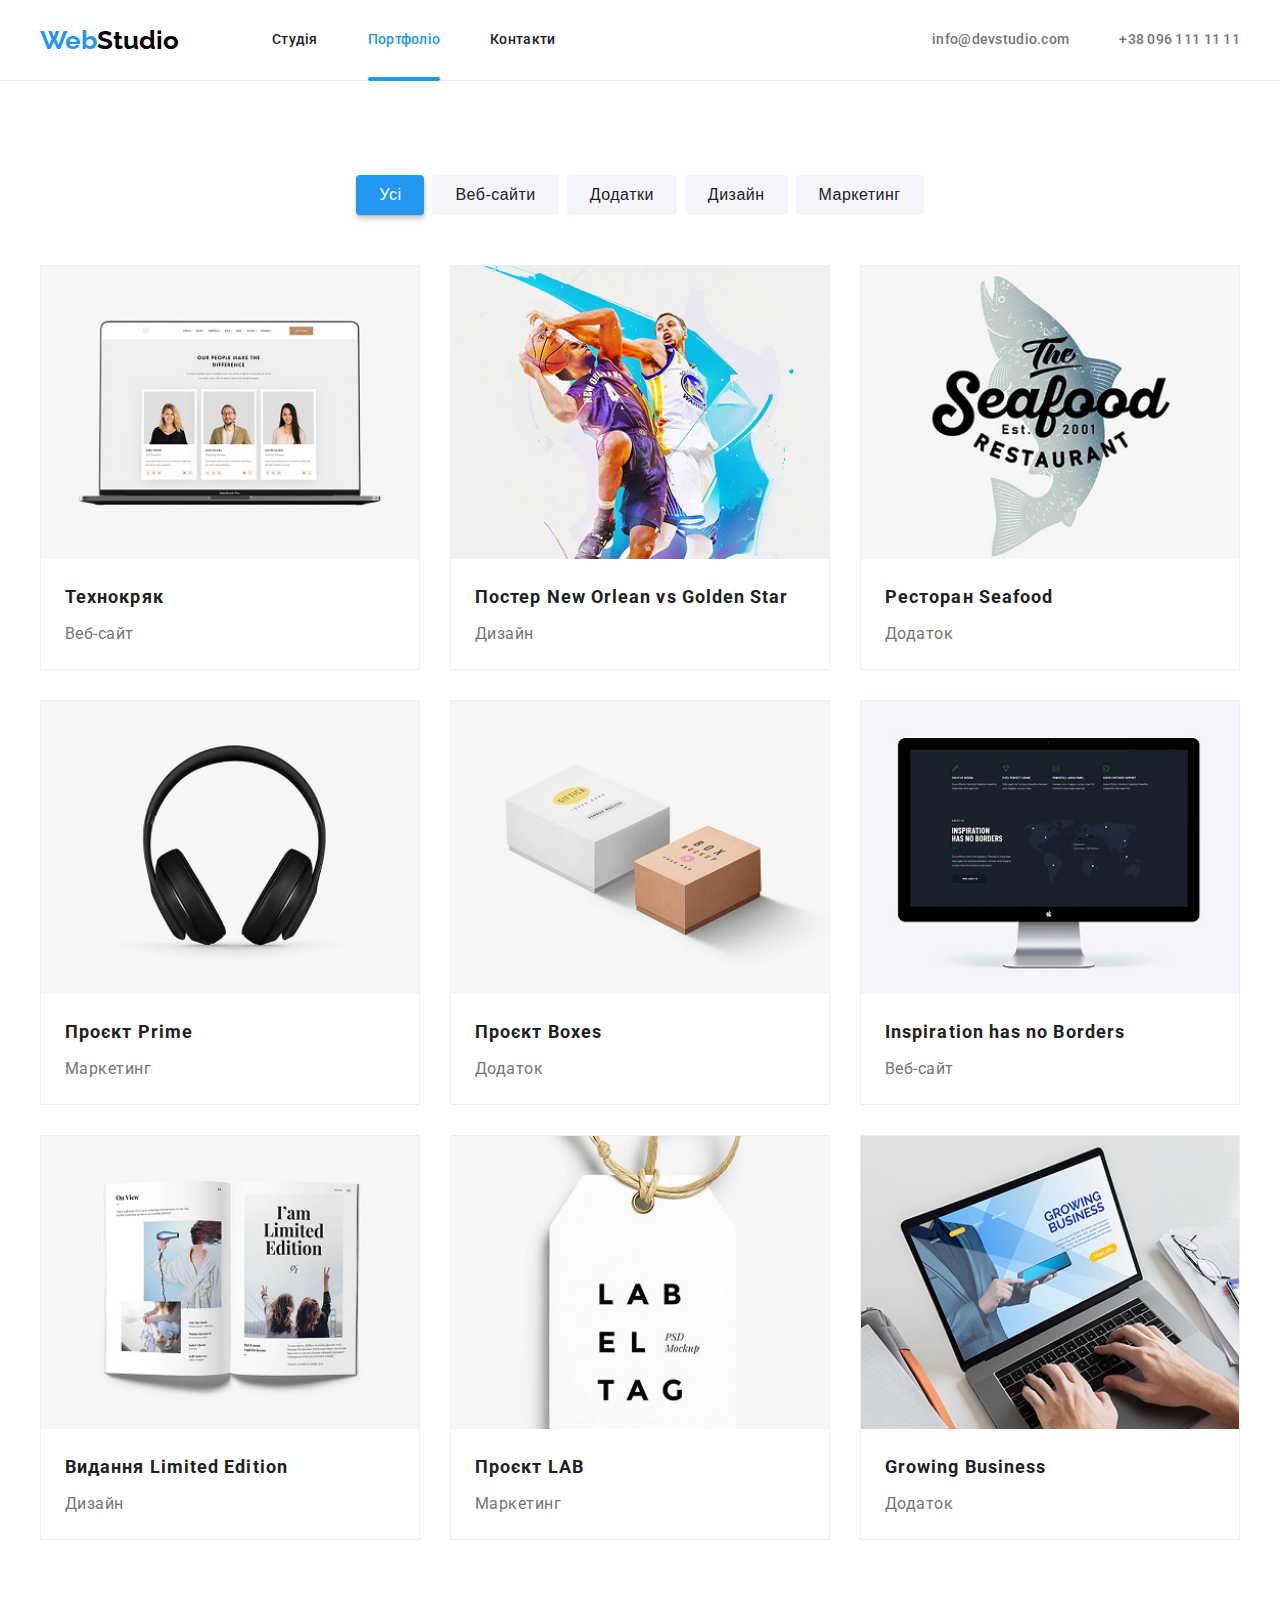
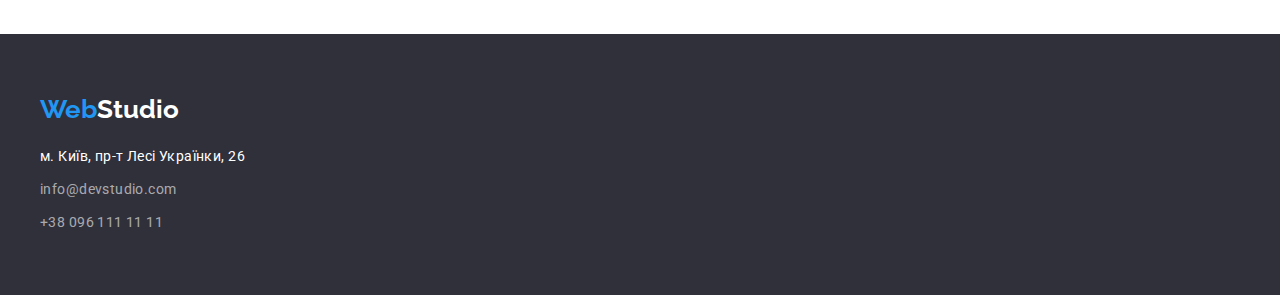
<file: portfolio.html>
<!doctype html>
<html lang="uk">
<head>
  <meta charset="utf-8" />
  <meta name="viewport" content="width=device-width, initial-scale=1" />
  <title>WebStudio — Портфоліо</title>

  <link rel="preconnect" href="https://fonts.googleapis.com">
  <link rel="preconnect" href="https://fonts.gstatic.com" crossorigin>
  <link href="https://fonts.googleapis.com/css2?family=Raleway:wght@700&family=Roboto:wght@400;500;700&display=swap" rel="stylesheet">

  <link rel="stylesheet" href="stye.css" />
</head>
<body>
  <header class="header">
    <div class="container header__wrap">
      <a class="logo" href="#">
        <span class="logo__accent">Web</span>Studio
      </a>

      <nav class="nav">
        <a class="nav__link" href="#">Студія</a>
        <a class="nav__link nav__link--active" href="#">Портфоліо</a>
        <a class="nav__link" href="#">Контакти</a>
      </nav>

      <div class="contacts">
        <a class="contacts__link" href="mailto:info@devstudio.com">info@devstudio.com</a>
        <a class="contacts__link" href="tel:+380961111111">+38 096 111 11 11</a>
      </div>
    </div>
  </header>

  <main class="main">
    <section class="portfolio">
      <div class="container">
        <h1 class="visually-hidden">Портфоліо</h1>

        <div class="filters">
          <button class="filter filter--active" type="button">Усі</button>
          <button class="filter" type="button">Веб-сайти</button>
          <button class="filter" type="button">Додатки</button>
          <button class="filter" type="button">Дизайн</button>
          <button class="filter" type="button">Маркетинг</button>
        </div>

        <ul class="grid">
          <li class="card">
            <a class="card__link" href="#">
              <div class="card__media">
                <img class="card__img" src="images/portfolio-1.jpg" alt="Технокряк" />
              </div>
              <div class="card__body">
                <h3 class="card__title">Технокряк</h3>
                <p class="card__text">Веб-сайт</p>
              </div>
            </a>
          </li>

          <li class="card">
            <a class="card__link" href="#">
              <div class="card__media">
                <img class="card__img" src="images/portfolio-2.jpg" alt="Постер New Orlean vs Golden Star" />
              </div>
              <div class="card__body">
                <h3 class="card__title">Постер New Orlean vs Golden Star</h3>
                <p class="card__text">Дизайн</p>
              </div>
            </a>
          </li>

          <li class="card">
            <a class="card__link" href="#">
              <div class="card__media">
                <img class="card__img" src="images/portfolio-3.jpg" alt="Ресторан Seafood" />
              </div>
              <div class="card__body">
                <h3 class="card__title">Ресторан Seafood</h3>
                <p class="card__text">Додаток</p>
              </div>
            </a>
          </li>

          <li class="card">
            <a class="card__link" href="#">
              <div class="card__media">
                <img class="card__img" src="images/portfolio-4.jpg" alt="Проєкт Prime" />
              </div>
              <div class="card__body">
                <h3 class="card__title">Проєкт Prime</h3>
                <p class="card__text">Маркетинг</p>
              </div>
            </a>
          </li>

          <li class="card">
            <a class="card__link" href="#">
              <div class="card__media">
                <img class="card__img" src="images/portfolio-5.jpg" alt="Проєкт Boxes" />
              </div>
              <div class="card__body">
                <h3 class="card__title">Проєкт Boxes</h3>
                <p class="card__text">Додаток</p>
              </div>
            </a>
          </li>

          <li class="card">
            <a class="card__link" href="#">
              <div class="card__media">
                <img class="card__img" src="images/portfolio-6.jpg" alt="Inspiration has no Borders" />
              </div>
              <div class="card__body">
                <h3 class="card__title">Inspiration has no Borders</h3>
                <p class="card__text">Веб-сайт</p>
              </div>
            </a>
          </li>

          <li class="card">
            <a class="card__link" href="#">
              <div class="card__media">
                <img class="card__img" src="images/portfolio-7.jpg" alt="Видання Limited Edition" />
              </div>
              <div class="card__body">
                <h3 class="card__title">Видання Limited Edition</h3>
                <p class="card__text">Дизайн</p>
              </div>
            </a>
          </li>

          <li class="card">
            <a class="card__link" href="#">
              <div class="card__media">
                <img class="card__img" src="images/portfolio-8.jpg" alt="Проєкт LAB" />
              </div>
              <div class="card__body">
                <h3 class="card__title">Проєкт LAB</h3>
                <p class="card__text">Маркетинг</p>
              </div>
            </a>
          </li>

          <li class="card">
            <a class="card__link" href="#">
              <div class="card__media">
                <img class="card__img" src="images/portfolio-9.jpg" alt="Growing Business" />
              </div>
              <div class="card__body">
                <h3 class="card__title">Growing Business</h3>
                <p class="card__text">Додаток</p>
              </div>
            </a>
          </li>
        </ul>
      </div>
    </section>
  </main>

  <footer class="footer">
    <div class="container footer__wrap">
      <a class="logo logo--footer" href="#">
        <span class="logo__accent">Web</span>Studio
      </a>

      <address class="address">
        <p class="address__line">м. Київ, пр-т Лесі Українки, 26</p>
        <a class="address__link" href="mailto:info@devstudio.com">info@devstudio.com</a>
        <a class="address__link" href="tel:+380961111111">+38 096 111 11 11</a>
      </address>
    </div>
  </footer>
</body>
</html>
</file>
<file: stye.css>
:root{
  --text:#212121;
  --muted:#757575;
  --accent:#2196f3;
  --border:#eeeeee;
  --line:#ececec;
  --bg:#ffffff;
  --footer:#2f303a;
  --shadow:0 1px 1px rgba(0,0,0,.12),0 4px 4px rgba(0,0,0,.06),1px 4px 6px rgba(0,0,0,.16);
  --t:250ms cubic-bezier(0.4,0,0.2,1);
}

*{box-sizing:border-box}
html,body{height:100%}
body{
  margin:0;
  font-family:Roboto,system-ui,-apple-system,Segoe UI,Arial,sans-serif;
  color:var(--text);
  background:var(--bg);
}

img{display:block;max-width:100%;height:auto}

.container{
  width:1200px;
  max-width:calc(100% - 30px);
  margin:0 auto;
}

.visually-hidden{
  position:absolute;
  width:1px;
  height:1px;
  padding:0;
  margin:-1px;
  overflow:hidden;
  clip:rect(0,0,0,0);
  white-space:nowrap;
  border:0;
}

.header{
  border-bottom:1px solid var(--line);
  background:#fff;
}

.header__wrap{
  display:flex;
  align-items:center;
  gap:93px;
  min-height:80px;
}

.logo{
  font-family:Raleway,system-ui,-apple-system,Segoe UI,Arial,sans-serif;
  font-weight:700;
  font-size:26px;
  line-height:1.19;
  text-decoration:none;
  color:#000;
}

.logo__accent{color:var(--accent)}
.logo--footer{color:#fff}

.nav{
  display:flex;
  align-items:center;
  gap:50px;
}

.nav__link{
  position:relative;
  display:inline-flex;
  align-items:center;
  height:80px;
  font-weight:500;
  font-size:14px;
  line-height:1.14;
  letter-spacing:.02em;
  text-decoration:none;
  color:var(--text);
  transition:color var(--t);
}

.nav__link:hover,
.nav__link:focus{color:var(--accent)}

.nav__link--active{color:var(--accent)}
.nav__link--active::after{
  content:"";
  position:absolute;
  left:0;
  bottom:-1px;
  width:100%;
  height:4px;
  border-radius:2px;
  background:var(--accent);
}

.contacts{
  margin-left:auto;
  display:flex;
  align-items:center;
  gap:50px;
}

.contacts__link{
  font-weight:500;
  font-size:14px;
  line-height:1.14;
  letter-spacing:.02em;
  text-decoration:none;
  color:var(--muted);
  transition:color var(--t);
}

.contacts__link:hover,
.contacts__link:focus{color:var(--accent)}

.portfolio{
  padding:94px 0;
}

.filters{
  display:flex;
  justify-content:center;
  gap:8px;
  margin:0 0 50px;
}

.filter{
  border:1px solid transparent;
  background:#f5f4fa;
  color:var(--text);
  padding:6px 22px;
  border-radius:4px;
  font-weight:500;
  font-size:16px;
  line-height:1.62;
  letter-spacing:.03em;
  cursor:pointer;
  transition:background-color var(--t), color var(--t), box-shadow var(--t), border-color var(--t);
}

.filter:hover,
.filter:focus{
  background:var(--accent);
  color:#fff;
  box-shadow:var(--shadow);
}

.filter--active{
  background:var(--accent);
  color:#fff;
  box-shadow:var(--shadow);
}

.grid{
  list-style:none;
  padding:0;
  margin:0;
  display:flex;
  flex-wrap:wrap;
  gap:30px;
}

.card{
  width:calc((100% - 60px) / 3);
}

.card__link{
  display:block;
  text-decoration:none;
  color:inherit;
  transition:box-shadow var(--t);
}

.card__link:hover,
.card__link:focus{box-shadow:var(--shadow)}

.card__media{
  background:#f5f4fa;
  border:1px solid var(--border);
  border-bottom:none;
  height:294px;
  overflow:hidden;
}

.card__img{
  width:100%;
  height:100%;
  object-fit:cover;
}

.card__body{
  border:1px solid var(--border);
  border-top:none;
  padding:20px 24px;
  background:#fff;
}

.card__title{
  margin:0 0 4px;
  font-weight:700;
  font-size:18px;
  line-height:2;
  letter-spacing:.06em;
  color:var(--text);
}

.card__text{
  margin:0;
  font-size:16px;
  line-height:1.88;
  letter-spacing:.03em;
  color:var(--muted);
}

.footer{
  background:var(--footer);
  padding:60px 0;
}

.footer__wrap{
  display:flex;
  flex-direction:column;
  gap:20px;
}

.address{
  font-style:normal;
  display:flex;
  flex-direction:column;
  gap:9px;
}

.address__line{
  margin:0;
  font-size:14px;
  line-height:1.71;
  letter-spacing:.03em;
  color:#fff;
}

.address__link{
  font-size:14px;
  line-height:1.71;
  letter-spacing:.03em;
  text-decoration:none;
  color:rgba(255,255,255,.6);
  transition:color var(--t);
}

.address__link:hover,
.address__link:focus{color:var(--accent)}
</file>
